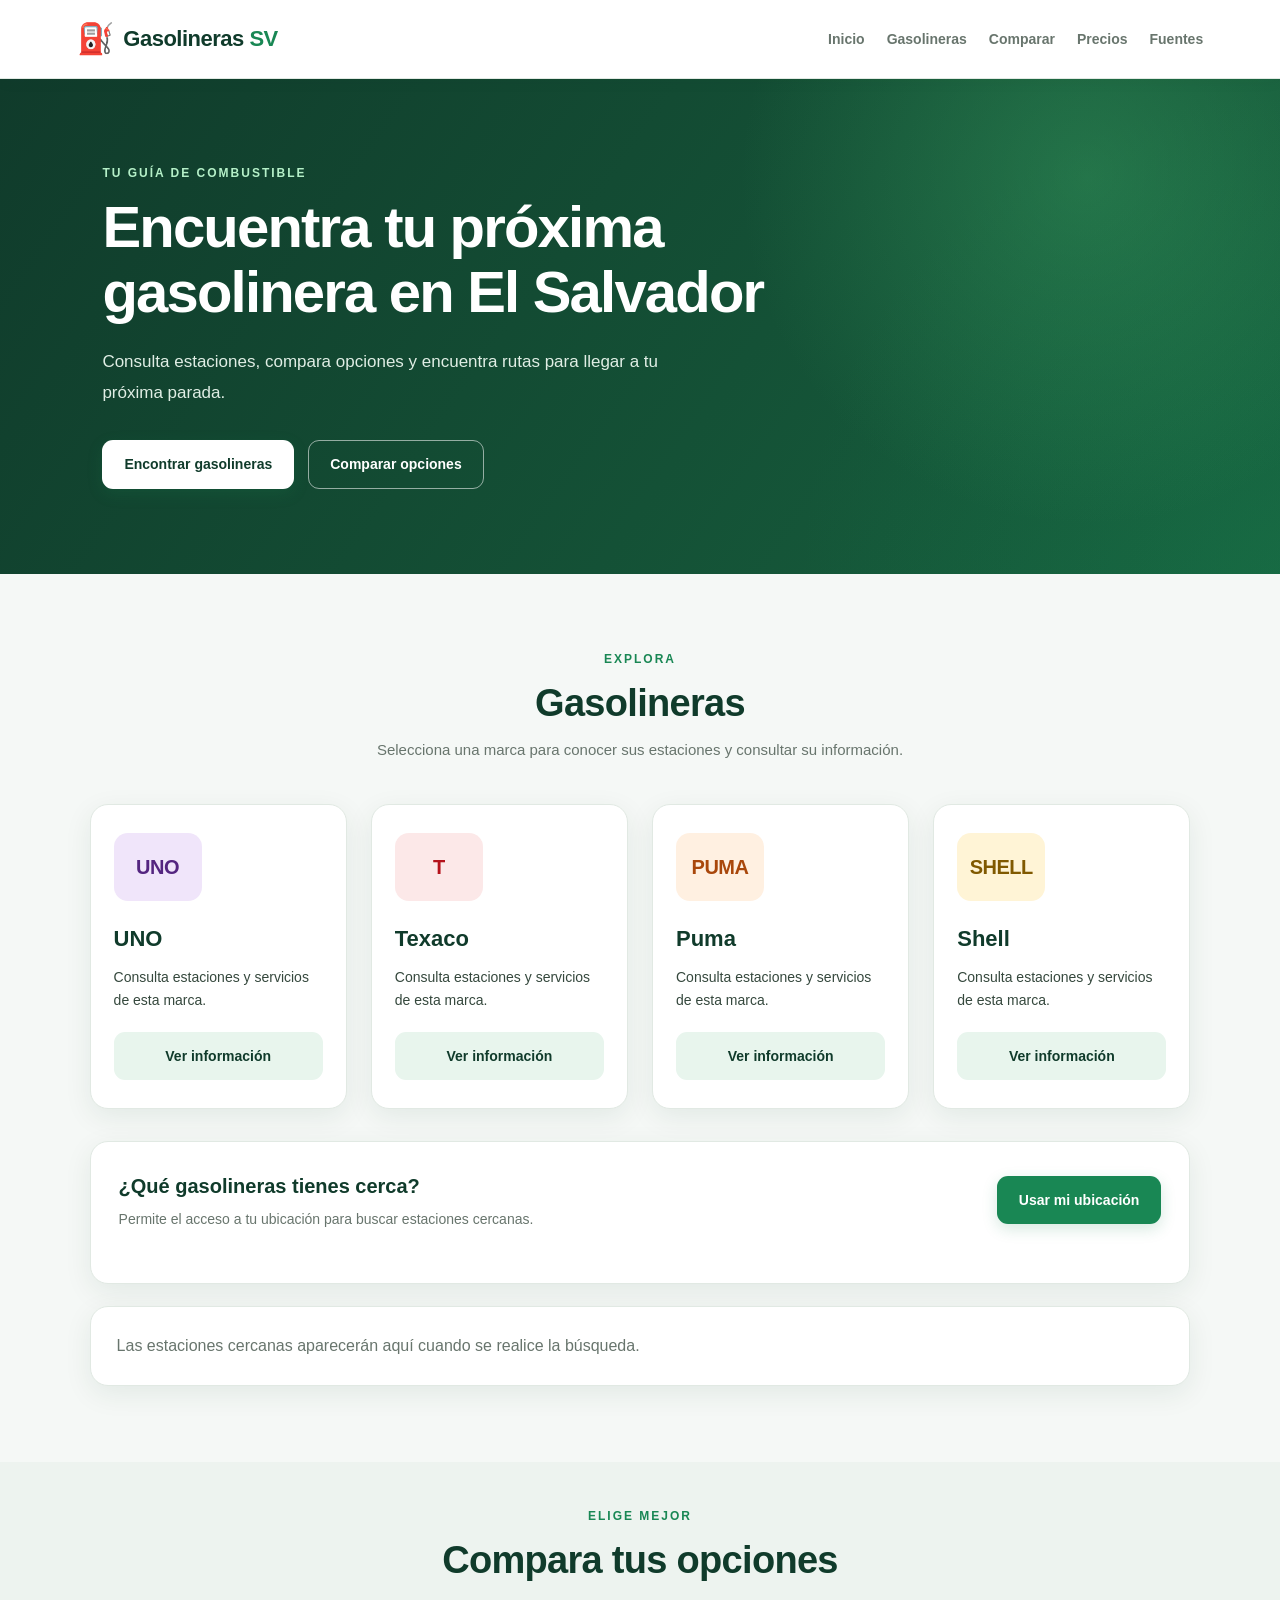
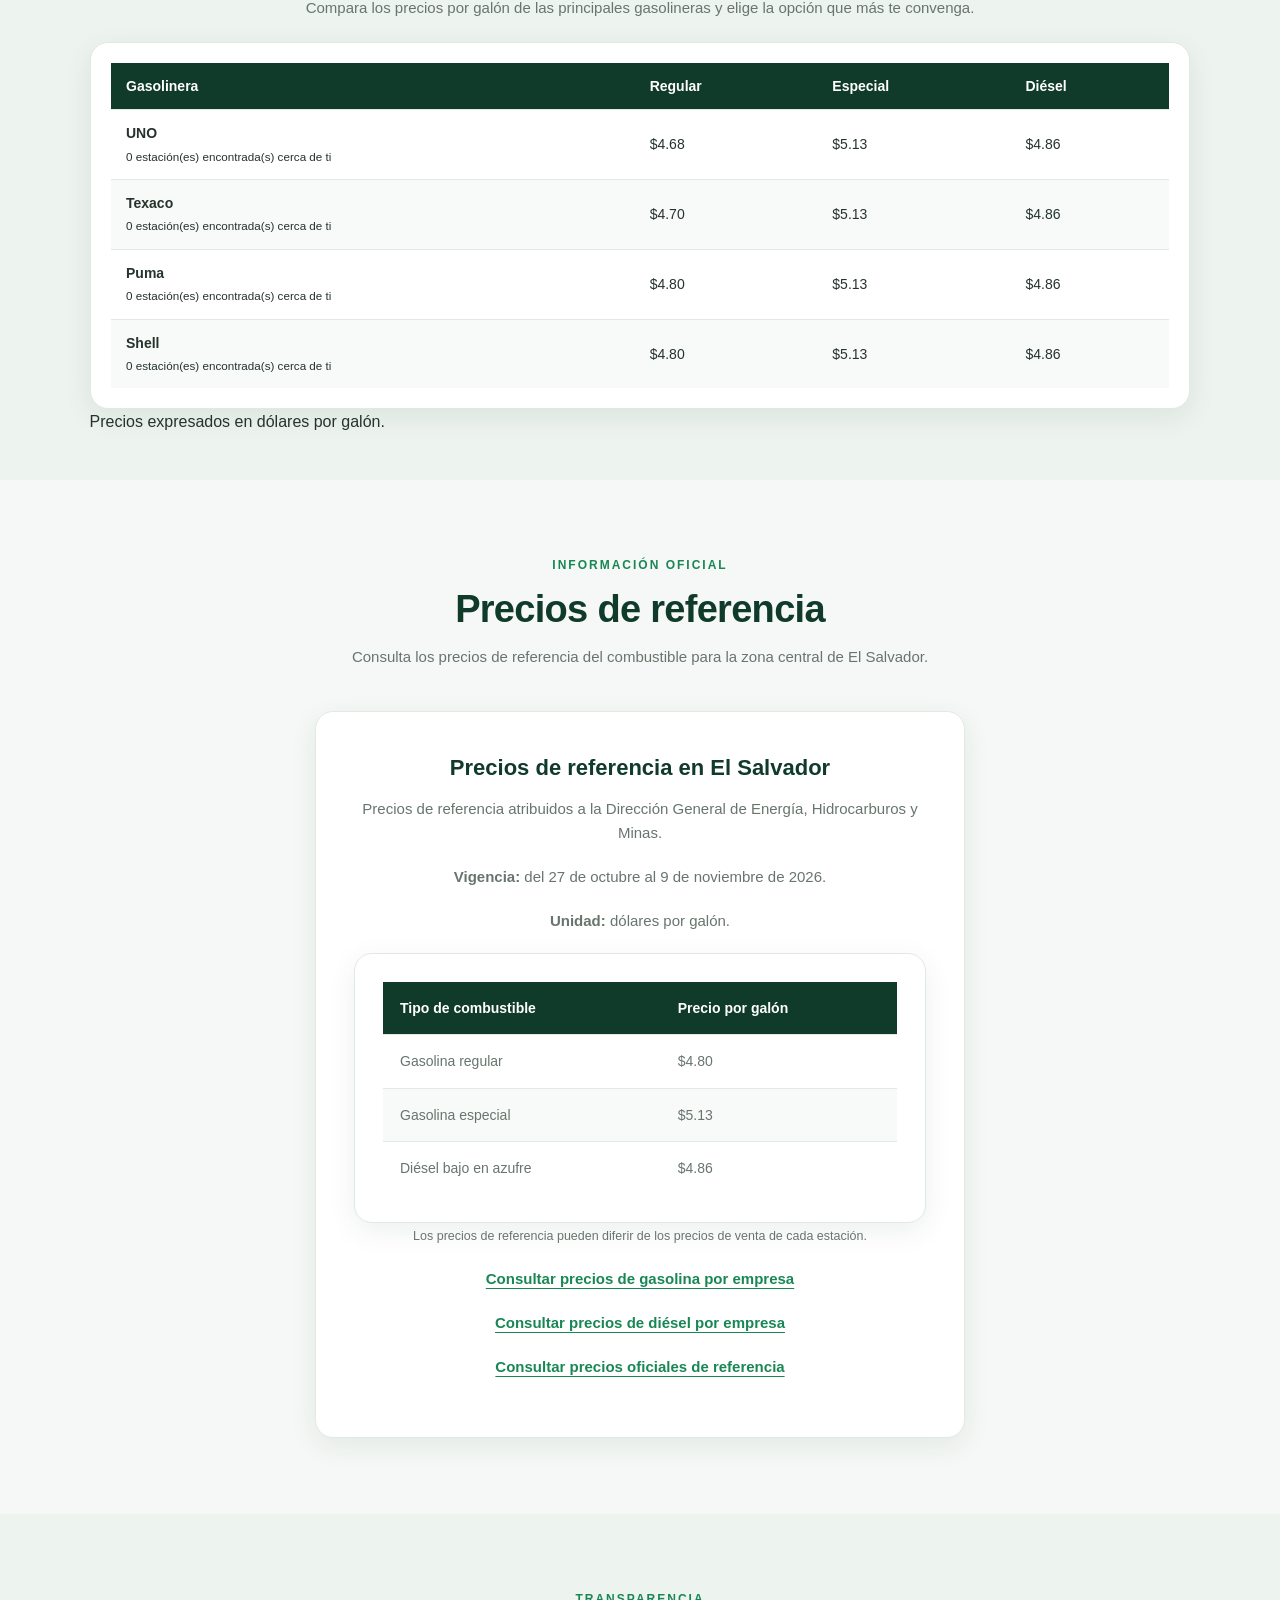
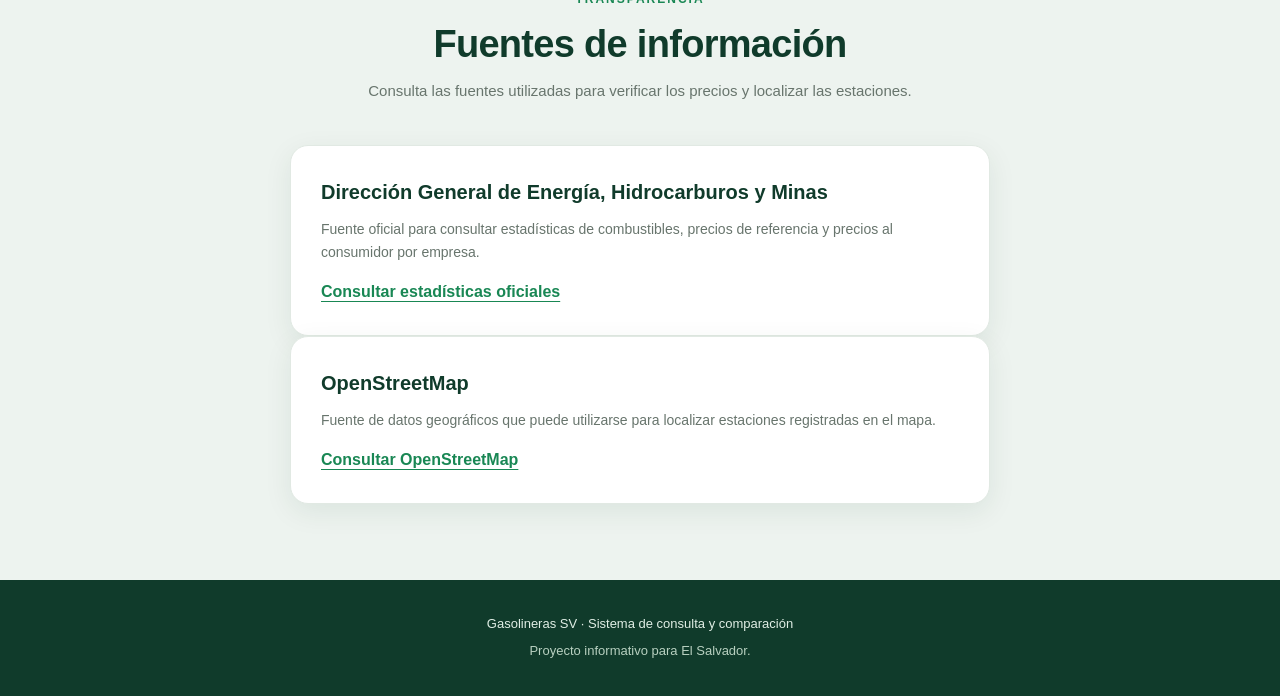
<file: index.html>
<!DOCTYPE html>
<html lang="es">
<head>
    <meta charset="UTF-8">
    <meta name="viewport" content="width=device-width, initial-scale=1.0">
    <meta name="theme-color" content="#12372A">

    <title>Gasolineras SV | El Salvador</title>

    <meta
        name="description"
        content="Consulta, compara y encuentra gasolineras en El Salvador."
    >

    <link rel="stylesheet" href="styles.css">
</head>

<body>

    <!-- ENCABEZADO -->
    <header class="encabezado">
        <a href="#inicio" class="logo">
            <span class="logo-icono">⛽</span>
            <span>Gasolineras <strong>SV</strong></span>
        </a>

        <nav class="navegacion" aria-label="Navegación principal">
            <a href="#inicio">Inicio</a>
            <a href="#gasolineras">Gasolineras</a>
            <a href="#comparar">Comparar</a>
            <a href="#precios">Precios</a>
            <a href="#fuentes">Fuentes</a>
        </nav>
    </header>

    <main>

        <!-- PORTADA -->
        <section id="inicio" class="portada">
            <div class="portada-contenido">
                <p class="etiqueta">TU GUÍA DE COMBUSTIBLE</p>

                <h1>Encuentra tu próxima gasolinera en El Salvador</h1>

                <p class="descripcion">
                    Consulta estaciones, compara opciones y encuentra
                    rutas para llegar a tu próxima parada.
                </p>

                <div class="acciones">
                    <a href="#gasolineras" class="boton boton-principal">
                        Encontrar gasolineras
                    </a>

                    <a href="#comparar" class="boton boton-secundario">
                        Comparar opciones
                    </a>
                </div>
            </div>
        </section>

        <!-- GASOLINERAS -->
        <section id="gasolineras" class="seccion">
            <div class="titulo-seccion">
                <p class="etiqueta">EXPLORA</p>
                <h2>Gasolineras</h2>

                <p>
                    Selecciona una marca para conocer sus estaciones
                    y consultar su información.
                </p>
            </div>

            <div class="rejilla-marcas">

                <article class="tarjeta-marca">
                    <div class="marca-logo marca-uno">UNO</div>
                    <h3>UNO</h3>
                    <p>Consulta estaciones y servicios de esta marca.</p>

                    <a href="detalle.html?marca=UNO" class="boton boton-tarjeta">
                        Ver información
                    </a>
                </article>

                <article class="tarjeta-marca">
                    <div class="marca-logo marca-texaco">T</div>
                    <h3>Texaco</h3>
                    <p>Consulta estaciones y servicios de esta marca.</p>

                    <a href="detalle.html?marca=Texaco" class="boton boton-tarjeta">
                        Ver información
                    </a>
                </article>

                <article class="tarjeta-marca">
                    <div class="marca-logo marca-puma">PUMA</div>
                    <h3>Puma</h3>
                    <p>Consulta estaciones y servicios de esta marca.</p>

                    <a href="detalle.html?marca=Puma" class="boton boton-tarjeta">
                        Ver información
                    </a>
                </article>

                <article class="tarjeta-marca">
                    <div class="marca-logo marca-shell">SHELL</div>
                    <h3>Shell</h3>
                    <p>Consulta estaciones y servicios de esta marca.</p>

                    <a href="detalle.html?marca=Shell" class="boton boton-tarjeta">
                        Ver información
                    </a>
                </article>

            </div>

            <!-- UBICACIÓN -->
            <div class="ubicacion-panel">
                <div>
                    <h3>¿Qué gasolineras tienes cerca?</h3>

                    <p>
                        Permite el acceso a tu ubicación para buscar
                        estaciones cercanas.
                    </p>
                </div>

                <button
                    id="btn-ubicacion"
                    class="boton boton-principal"
                    type="button"
                >
                    Usar mi ubicación
                </button>

                <p
                    id="mensaje-ubicacion"
                    role="status"
                    aria-live="polite"
                ></p>
            </div>

            <!-- RESULTADOS DE BÚSQUEDA -->
            <div id="resultados-gasolineras" class="resultados">
                <p>
                    Las estaciones cercanas aparecerán aquí cuando
                    se realice la búsqueda.
                </p>
            </div>
        </section>

        <!-- COMPARACIÓN DE GASOLINERAS -->
        <section id="comparar" class="seccion seccion-alterna">
            <div class="titulo-seccion">
                <p class="etiqueta">ELIGE MEJOR</p>
                <h2>Compara tus opciones</h2>

                <p>
                    Compara los precios por galón de las principales
                    gasolineras y elige la opción que más te convenga.
                </p>
            </div>

            <div id="tabla-comparacion" class="tabla-contenedor">
                <table>
                    <thead>
                        <tr>
                            <th>Gasolinera</th>
                            <th>Regular</th>
                            <th>Especial</th>
                            <th>Diésel</th>
                        </tr>
                    </thead>

                    <tbody>
                        <tr>
                            <td>UNO</td>
                            <td>$4.68</td>
                            <td>$5.13</td>
                            <td>$4.86</td>
                        </tr>

                        <tr>
                            <td>Texaco</td>
                            <td>$4.70</td>
                            <td>$5.13</td>
                            <td>$4.86</td>
                        </tr>

                        <tr>
                            <td>Puma</td>
                            <td>$4.80</td>
                            <td>$5.13</td>
                            <td>$4.86</td>
                        </tr>

                        <tr>
                            <td>Shell</td>
                            <td>$4.80</td>
                            <td>$5.13</td>
                            <td>$4.86</td>
                        </tr>
                    </tbody>
                </table>
            </div>

            <p class="nota-comparacion">
                Precios expresados en dólares por galón.
            </p>
        </section>

        <!-- PRECIOS DE REFERENCIA -->
        <section id="precios" class="seccion">
            <div class="titulo-seccion">
                <p class="etiqueta">INFORMACIÓN OFICIAL</p>
                <h2>Precios de referencia</h2>

                <p>
                    Consulta los precios de referencia del combustible
                    para la zona central de El Salvador.
                </p>
            </div>

            <div class="precios-panel">
                <h3>Precios de referencia en El Salvador</h3>

                <p>
                    Precios de referencia atribuidos a la Dirección General
                    de Energía, Hidrocarburos y Minas.
                </p>

                <p>
                    <strong>Vigencia:</strong>
                    del 27 de octubre al 9 de noviembre de 2026.
                </p>

                <p>
                    <strong>Unidad:</strong> dólares por galón.
                </p>

                <!-- TABLA DE PRECIOS DE REFERENCIA -->
                <div class="tabla-contenedor">
                    <table>
                        <thead>
                            <tr>
                                <th>Tipo de combustible</th>
                                <th>Precio por galón</th>
                            </tr>
                        </thead>

                        <tbody>
                            <tr>
                                <td>Gasolina regular</td>
                                <td>$4.80</td>
                            </tr>

                            <tr>
                                <td>Gasolina especial</td>
                                <td>$5.13</td>
                            </tr>

                            <tr>
                                <td>Diésel bajo en azufre</td>
                                <td>$4.86</td>
                            </tr>
                        </tbody>
                    </table>
                </div>

                <p>
                    <small>
                        Los precios de referencia pueden diferir de los
                        precios de venta de cada estación.
                    </small>
                </p>

                <!-- ENLACES OFICIALES DE PRECIOS -->
                <div class="enlaces-precios">
                    <p>
                        <a
                            href="https://estadisticas.dgehm.gob.sv/combustibles/precios-al-consumidor-empresa-especial-regular/"
                            target="_blank"
                            rel="noopener noreferrer"
                            class="enlace-oficial"
                        >
                            Consultar precios de gasolina por empresa
                        </a>
                    </p>

                    <p>
                        <a
                            href="https://estadisticas.dgehm.gob.sv/combustibles/precios-consumidor-empresa-diesel-diesel-bajo-azufre/"
                            target="_blank"
                            rel="noopener noreferrer"
                            class="enlace-oficial"
                        >
                            Consultar precios de diésel por empresa
                        </a>
                    </p>

                    <p>
                        <a
                            href="https://estadisticas.dgehm.gob.sv/combustibles/precios-referencia/"
                            target="_blank"
                            rel="noopener noreferrer"
                            class="enlace-oficial"
                        >
                            Consultar precios oficiales de referencia
                        </a>
                    </p>
                </div>
            </div>
        </section>

        <!-- FUENTES DE INFORMACIÓN -->
        <section id="fuentes" class="seccion seccion-alterna">
            <div class="titulo-seccion">
                <p class="etiqueta">TRANSPARENCIA</p>
                <h2>Fuentes de información</h2>

                <p>
                    Consulta las fuentes utilizadas para verificar
                    los precios y localizar las estaciones.
                </p>
            </div>

            <div class="fuente-tarjeta">
                <h3>
                    Dirección General de Energía, Hidrocarburos y Minas
                </h3>

                <p>
                    Fuente oficial para consultar estadísticas de
                    combustibles, precios de referencia y precios
                    al consumidor por empresa.
                </p>

                <a
                    href="https://estadisticas.dgehm.gob.sv/combustibles/"
                    target="_blank"
                    rel="noopener noreferrer"
                >
                    Consultar estadísticas oficiales
                </a>
            </div>

            <div class="fuente-tarjeta">
                <h3>OpenStreetMap</h3>

                <p>
                    Fuente de datos geográficos que puede utilizarse
                    para localizar estaciones registradas en el mapa.
                </p>

                <a
                    href="https://www.openstreetmap.org/"
                    target="_blank"
                    rel="noopener noreferrer"
                >
                    Consultar OpenStreetMap
                </a>
            </div>
        </section>

    </main>

    <!-- PIE DE PÁGINA -->
    <footer class="pie-pagina">
        <p>Gasolineras SV · Sistema de consulta y comparación</p>
        <p>Proyecto informativo para El Salvador.</p>
    </footer>

    <script src="app.js"></script>

</body>
</html>
</file>
<file: styles.css>
/* ==========================================
   GASOLINERAS SV - DISEÑO PROFESIONAL
   ========================================== */

:root {
    --verde-oscuro: #103b2b;
    --verde: #198754;
    --verde-hover: #126b40;
    --verde-claro: #e8f5ed;
    --blanco: #ffffff;
    --fondo: #f5f8f6;
    --texto: #26332c;
    --texto-secundario: #68756d;
    --borde: #e1e9e3;
    --radio: 18px;
    --sombra: 0 8px 28px rgba(16, 59, 43, 0.08);
    --sombra-hover: 0 16px 35px rgba(16, 59, 43, 0.14);
}

* {
    box-sizing: border-box;
    margin: 0;
    padding: 0;
}

html {
    scroll-behavior: smooth;
    scroll-padding-top: 100px;
}

body {
    font-family: Arial, Helvetica, sans-serif;
    background: var(--fondo);
    color: var(--texto);
    line-height: 1.6;
}

a {
    color: inherit;
    text-decoration: none;
}

button,
input,
select,
textarea {
    font: inherit;
}

button:focus-visible,
a:focus-visible {
    outline: 3px solid #f4c542;
    outline-offset: 4px;
}

/* ENCABEZADO */

.encabezado {
    width: 100%;
    min-height: 78px;
    padding: 15px 6%;
    background: rgba(255, 255, 255, 0.97);
    display: flex;
    align-items: center;
    justify-content: space-between;
    gap: 24px;
    border-bottom: 1px solid var(--borde);
    position: sticky;
    top: 0;
    z-index: 100;
    box-shadow: 0 3px 15px rgba(16, 59, 43, 0.04);
}

.logo {
    display: flex;
    align-items: center;
    gap: 10px;
    color: var(--verde-oscuro);
    font-size: 22px;
    font-weight: 800;
    white-space: nowrap;
    letter-spacing: -0.5px;
}

.logo-icono {
    font-size: 30px;
}

.logo strong {
    color: var(--verde);
}

.navegacion {
    display: flex;
    align-items: center;
    flex-wrap: wrap;
    gap: 22px;
}

.navegacion a {
    color: var(--texto-secundario);
    font-size: 14px;
    font-weight: 700;
    transition: color 0.2s ease;
}

.navegacion a:hover {
    color: var(--verde);
}

/* PORTADA PRINCIPAL */

.portada {
    min-height: 460px;
    padding: 85px 8%;
    display: flex;
    align-items: center;
    position: relative;
    overflow: hidden;
    background:
        radial-gradient(circle at 85% 20%, rgba(64, 173, 105, 0.35), transparent 30%),
        radial-gradient(circle at 100% 100%, rgba(24, 135, 84, 0.25), transparent 35%),
        linear-gradient(125deg, #103b2b, #17613e);
    color: var(--blanco);
}

.portada-contenido {
    max-width: 780px;
    position: relative;
    z-index: 1;
}

.etiqueta {
    margin-bottom: 12px;
    color: var(--verde);
    font-size: 12px;
    font-weight: 800;
    letter-spacing: 2px;
    text-transform: uppercase;
}

.portada .etiqueta {
    color: #b5f0c8;
}

.portada h1 {
    max-width: 730px;
    margin-bottom: 22px;
    font-size: clamp(36px, 5vw, 58px);
    line-height: 1.12;
    letter-spacing: -1.8px;
}

.descripcion {
    max-width: 600px;
    color: #e0eee5;
    font-size: 17px;
    line-height: 1.8;
}

.acciones {
    display: flex;
    flex-wrap: wrap;
    gap: 14px;
    margin-top: 32px;
}

/* BOTONES */

.boton {
    display: inline-flex;
    justify-content: center;
    align-items: center;
    min-height: 46px;
    padding: 12px 21px;
    border: 1px solid transparent;
    border-radius: 11px;
    font-weight: 700;
    font-size: 14px;
    cursor: pointer;
    transition: transform 0.2s ease, background 0.2s ease,
                box-shadow 0.2s ease;
}

.boton:hover {
    transform: translateY(-2px);
}

.boton-principal {
    background: var(--verde);
    color: var(--blanco);
    box-shadow: 0 5px 15px rgba(25, 135, 84, 0.18);
}

.boton-principal:hover {
    background: var(--verde-hover);
}

.portada .boton-principal {
    background: var(--blanco);
    color: var(--verde-oscuro);
}

.portada .boton-principal:hover {
    background: #eaf5ee;
}

.boton-secundario {
    border-color: rgba(255, 255, 255, 0.55);
    color: var(--blanco);
    background: transparent;
}

.boton-secundario:hover {
    background: rgba(255, 255, 255, 0.1);
}

.boton-tarjeta {
    width: 100%;
    margin-top: 18px;
    background: var(--verde-claro);
    color: var(--verde-oscuro);
}

.boton-tarjeta:hover {
    background: #d5ecdd;
}

/* SECCIONES */

.seccion {
    padding: 76px 7%;
}

.seccion-alterna {
    background: #edf3ef;
}

.titulo-seccion {
    max-width: 720px;
    margin: 0 auto 42px;
    text-align: center;
}

.titulo-seccion h2 {
    margin-bottom: 12px;
    color: var(--verde-oscuro);
    font-size: clamp(28px, 4vw, 38px);
    line-height: 1.2;
    letter-spacing: -0.7px;
}

.titulo-seccion > p:last-child {
    color: var(--texto-secundario);
    font-size: 15px;
}

/* TARJETAS DE GASOLINERAS */

.rejilla-marcas {
    display: grid;
    grid-template-columns: repeat(4, minmax(0, 1fr));
    gap: 24px;
}

.tarjeta-marca {
    min-width: 0;
    padding: 28px 23px;
    background: var(--blanco);
    border: 1px solid var(--borde);
    border-radius: var(--radio);
    box-shadow: var(--sombra);
    transition: transform 0.25s ease, box-shadow 0.25s ease,
                border-color 0.25s ease;
}

.tarjeta-marca:hover {
    transform: translateY(-6px);
    box-shadow: var(--sombra-hover);
    border-color: #c4dfcc;
}

.marca-logo {
    width: 88px;
    height: 68px;
    margin-bottom: 20px;
    display: flex;
    align-items: center;
    justify-content: center;
    border-radius: 14px;
    font-size: 20px;
    font-weight: 900;
    letter-spacing: -0.5px;
}


.marca-uno {
    background: #f0e5fa;
    color: #542580;
    font-weight: 900;
}

.marca-texaco {
    background: #fce8e8;
    color: #b5121b;
    font-weight: 900;
}

.marca-puma {
    background: #fff0e1;
    color: #a9470b;
    font-weight: 900;
}

.marca-shell {
    background: #fff4d6;
    color: #805900;
    font-weight: 900;
}



/* TARJETAS DE GASOLINERAS: TEXTO MÁS NÍTIDO */

.tarjeta-marca h3 {
    margin-bottom: 9px;
    color: #103b2b;
    font-size: 22px;
    font-weight: 800;
}

.tarjeta-marca p {
    min-height: 48px;
    color: #35483d;
    font-size: 14px;
    font-weight: 500;
    line-height: 1.7;
}


/* UBICACIÓN */

.ubicacion-panel {
    margin-top: 32px;
    padding: 28px;
    display: flex;
    flex-wrap: wrap;
    align-items: center;
    justify-content: space-between;
    gap: 20px;
    background: var(--blanco);
    border: 1px solid var(--borde);
    border-radius: var(--radio);
    box-shadow: var(--sombra);
}

.ubicacion-panel h3 {
    margin-bottom: 6px;
    color: var(--verde-oscuro);
    font-size: 20px;
}

.ubicacion-panel p {
    color: var(--texto-secundario);
    font-size: 14px;
}

#mensaje-ubicacion {
    flex-basis: 100%;
    padding-top: 5px;
}

.resultados {
    margin-top: 22px;
    padding: 26px;
    background: var(--blanco);
    border: 1px solid var(--borde);
    border-radius: var(--radio);
    box-shadow: var(--sombra);
    color: var(--texto-secundario);
}

.resultado-estacion {
    padding: 20px 0;
    border-bottom: 1px solid var(--borde);
}

.resultado-estacion:last-child {
    border-bottom: 0;
}

.resultado-estacion h3 {
    margin-bottom: 7px;
    color: var(--verde-oscuro);
    font-size: 18px;
}

.resultado-estacion p {
    margin-bottom: 8px;
    font-size: 14px;
}

/* BOTONES PARA LLEGAR A LAS GASOLINERAS */
.resultado-estacion a.boton {
    display: inline-flex;
    justify-content: center;
    align-items: center;
    margin-top: 10px;
    padding: 12px 22px;
    background-color: var(--verde);
    color: #ffffff !important;
    font-weight: 700;
    font-size: 14px;
    text-decoration: none;
    border-radius: 11px;
    box-shadow: 0 5px 15px rgba(25, 135, 84, 0.18);
}

.resultado-estacion a.boton:hover {
    background-color: var(--verde-hover);
    color: #ffffff !important;
    text-decoration: none;
}

.resultado-estacion a:hover {
    text-decoration: underline;
}

/* TABLAS */

.tabla-contenedor {
    max-width: 1000px;
    margin: auto;
    padding: 28px;
    overflow-x: auto;
    background: var(--blanco);
    border: 1px solid var(--borde);
    border-radius: var(--radio);
    box-shadow: var(--sombra);
    color: var(--texto-secundario);
}

table {
    width: 100%;
    border-collapse: collapse;
    text-align: left;
}

thead {
    background: var(--verde-oscuro);
    color: var(--blanco);
}

th,
td {
    padding: 15px 17px;
    border-bottom: 1px solid var(--borde);
    font-size: 14px;
}

th {
    font-weight: 700;
}

tbody tr:nth-child(even) {
    background: #f7faf8;
}

tbody tr:hover {
    background: var(--verde-claro);
}

tbody tr:last-child td {
    border-bottom: 0;
}

/* PRECIOS */

.precios-panel {
    max-width: 650px;
    margin: auto;
    padding: 38px;
    text-align: center;
    background: var(--blanco);
    border: 1px solid var(--borde);
    border-radius: var(--radio);
    box-shadow: var(--sombra);
}

.icono-precios {
    display: block;
    margin-bottom: 15px;
    font-size: 46px;
}

.precios-panel h3 {
    margin-bottom: 12px;
    color: var(--verde-oscuro);
    font-size: 22px;
}

.precios-panel p {
    margin-bottom: 20px;
    color: var(--texto-secundario);
    font-size: 15px;
}

.enlace-oficial {
    display: inline-block;
    color: var(--verde);
    font-weight: 700;
    text-decoration: underline;
    text-underline-offset: 4px;
}

.enlace-oficial:hover {
    color: var(--verde-hover);
}

/* FUENTES DE INFORMACIÓN */

.fuente-tarjeta {
    max-width: 700px;
    margin: auto;
    padding: 30px;
    background: var(--blanco);
    border: 1px solid var(--borde);
    border-radius: var(--radio);
    box-shadow: var(--sombra);
}

.fuente-tarjeta h3 {
    margin-bottom: 10px;
    color: var(--verde-oscuro);
    font-size: 20px;
}

.fuente-tarjeta p {
    margin-bottom: 16px;
    color: var(--texto-secundario);
    font-size: 14px;
}

.fuente-tarjeta a {
    color: var(--verde);
    font-weight: 700;
    text-decoration: underline;
    text-underline-offset: 4px;
}

/* PIE DE PÁGINA */

.pie-pagina {
    padding: 34px 20px;
    background: var(--verde-oscuro);
    color: #e0eee5;
    text-align: center;
    font-size: 13px;
}

.pie-pagina p + p {
    margin-top: 7px;
    color: #b8d0c0;
}

/* PÁGINA DE DETALLE DE MARCA */

.contenedor-detalle {
    width: min(1100px, 88%);
    margin: 0 auto;
    padding: 48px 0 70px;
}

.cabecera-detalle {
    margin-bottom: 28px;
    padding: 36px;
    background: linear-gradient(125deg, #103b2b, #17613e);
    color: var(--blanco);
    border-radius: var(--radio);
}

.cabecera-detalle h1 {
    margin-bottom: 12px;
    font-size: clamp(30px, 4vw, 42px);
    line-height: 1.2;
}

.cabecera-detalle p {
    color: #e0eee5;
}

.boton-volver {
    display: inline-block;
    margin-bottom: 22px;
    color: var(--verde);
    font-weight: 700;
}

.boton-volver:hover {
    text-decoration: underline;
}

.detalle-grid {
    display: grid;
    grid-template-columns: repeat(2, minmax(0, 1fr));
    gap: 22px;
}

.detalle-panel {
    padding: 26px;
    background: var(--blanco);
    border: 1px solid var(--borde);
    border-radius: var(--radio);
    box-shadow: var(--sombra);
}

.detalle-panel h2 {
    margin-bottom: 15px;
    color: var(--verde-oscuro);
    font-size: 21px;
}

.detalle-panel p {
    margin-bottom: 10px;
    color: var(--texto-secundario);
    font-size: 14px;
}

.detalle-panel strong {
    color: var(--texto);
}

.detalle-panel a {
    color: var(--verde);
    font-weight: 700;
}

.detalle-panel a:hover {
    text-decoration: underline;
}

.detalle-panel table {
    margin-top: 12px;
}

#estaciones-marca {
    margin-top: 14px;
}

#estaciones-marca .resultado-estacion {
    padding: 15px 0;
}

/* TABLET */

@media (max-width: 1000px) {
    .encabezado {
        align-items: flex-start;
        flex-direction: column;
        gap: 14px;
    }

    .navegacion {
        gap: 12px 18px;
    }

    .rejilla-marcas {
        grid-template-columns: repeat(2, minmax(0, 1fr));
    }

    .portada {
        padding: 75px 7%;
    }

    .seccion {
        padding: 65px 6%;
    }
}

/* CELULARES */

@media (max-width: 600px) {
    .encabezado {
        padding: 14px 5%;
    }

    .logo {
        font-size: 19px;
    }

    .logo-icono {
        font-size: 25px;
    }

    .navegacion {
        width: 100%;
        gap: 10px 14px;
    }

    .navegacion a {
        font-size: 12px;
    }

    .portada {
        min-height: 400px;
        padding: 58px 6%;
    }

    .portada h1 {
        font-size: 36px;
        letter-spacing: -1px;
    }

    .descripcion {
        font-size: 15px;
    }

    .acciones {
        flex-direction: column;
    }

    .acciones .boton {
        width: 100%;
    }

    .seccion {
        padding: 52px 5%;
    }

    .titulo-seccion {
        margin-bottom: 30px;
    }

    .rejilla-marcas {
        grid-template-columns: 1fr;
        gap: 18px;
    }

    .tarjeta-marca {
        padding: 24px;
    }

    .ubicacion-panel {
        padding: 21px;
    }

    .ubicacion-panel .boton {
        width: 100%;
    }

    .resultados {
        padding: 20px;
    }

    .precios-panel,
    .fuente-tarjeta,
    .tabla-contenedor {
        padding: 20px;
    }

    th,
    td {
        padding: 12px;
        font-size: 13px;
    }

    .contenedor-detalle {
        width: 92%;
        padding: 28px 0 45px;
    }

    .cabecera-detalle {
        padding: 25px 21px;
    }

    .detalle-grid {
        grid-template-columns: 1fr;
        gap: 16px;
    }

    .detalle-panel {
        padding: 21px;
    }
}

/* ACCESIBILIDAD: REDUCIR ANIMACIONES */

@media (prefers-reduced-motion: reduce) {
    html {
        scroll-behavior: auto;
    }

    *,
    *::before,
    *::after {
        transition-duration: 0.01ms !important;
        animation-duration: 0.01ms !important;
    }
}


/* ==========================================
   AJUSTES: COMPARACIÓN DE GASOLINERAS
   ========================================== */

/* Reduce el espacio superior e inferior de la sección */
#comparar.seccion {
    padding-top: 45px;
    padding-bottom: 45px;
}

/* Reduce el espacio entre el título y la tabla */
#comparar .titulo-seccion {
    margin-bottom: 22px;
}

/* Mantiene la tabla compacta y aprovecha el ancho disponible */
#comparar .tabla-contenedor {
    max-width: 1100px;
    padding: 20px;
}

/* Hace más compactas las filas de la tabla */
#comparar th,
#comparar td {
    padding: 12px 15px;
}

/* Mejora la lectura de los precios */
#comparar td {
    color: var(--texto);
}

/* Ajustes para teléfonos */
@media (max-width: 600px) {
    #comparar.seccion {
        padding-top: 35px;
        padding-bottom: 35px;
    }

    #comparar .titulo-seccion {
        margin-bottom: 18px;
    }

    #comparar .tabla-contenedor {
        padding: 12px;
    }


    #comparar td {
        color: #173f34;
        font-weight: 700;
    }

}


/* Imagen formal de cada gasolinera */
.portada-gasolinera {
    width: 90%;
    max-width: 650px;
    height: 250px;
    margin: 20px auto;
    overflow: hidden;
    border-radius: 12px;
    background: #f1f1f1;
    border: 1px solid #e5e5e5;
}

.portada-gasolinera img {
    width: 100%;
    height: 100%;
    object-fit: cover;
    display: block;
}

@media (max-width: 600px) {
    .portada-gasolinera {
        width: 100%;
        height: 190px;
    }
}
</file>
